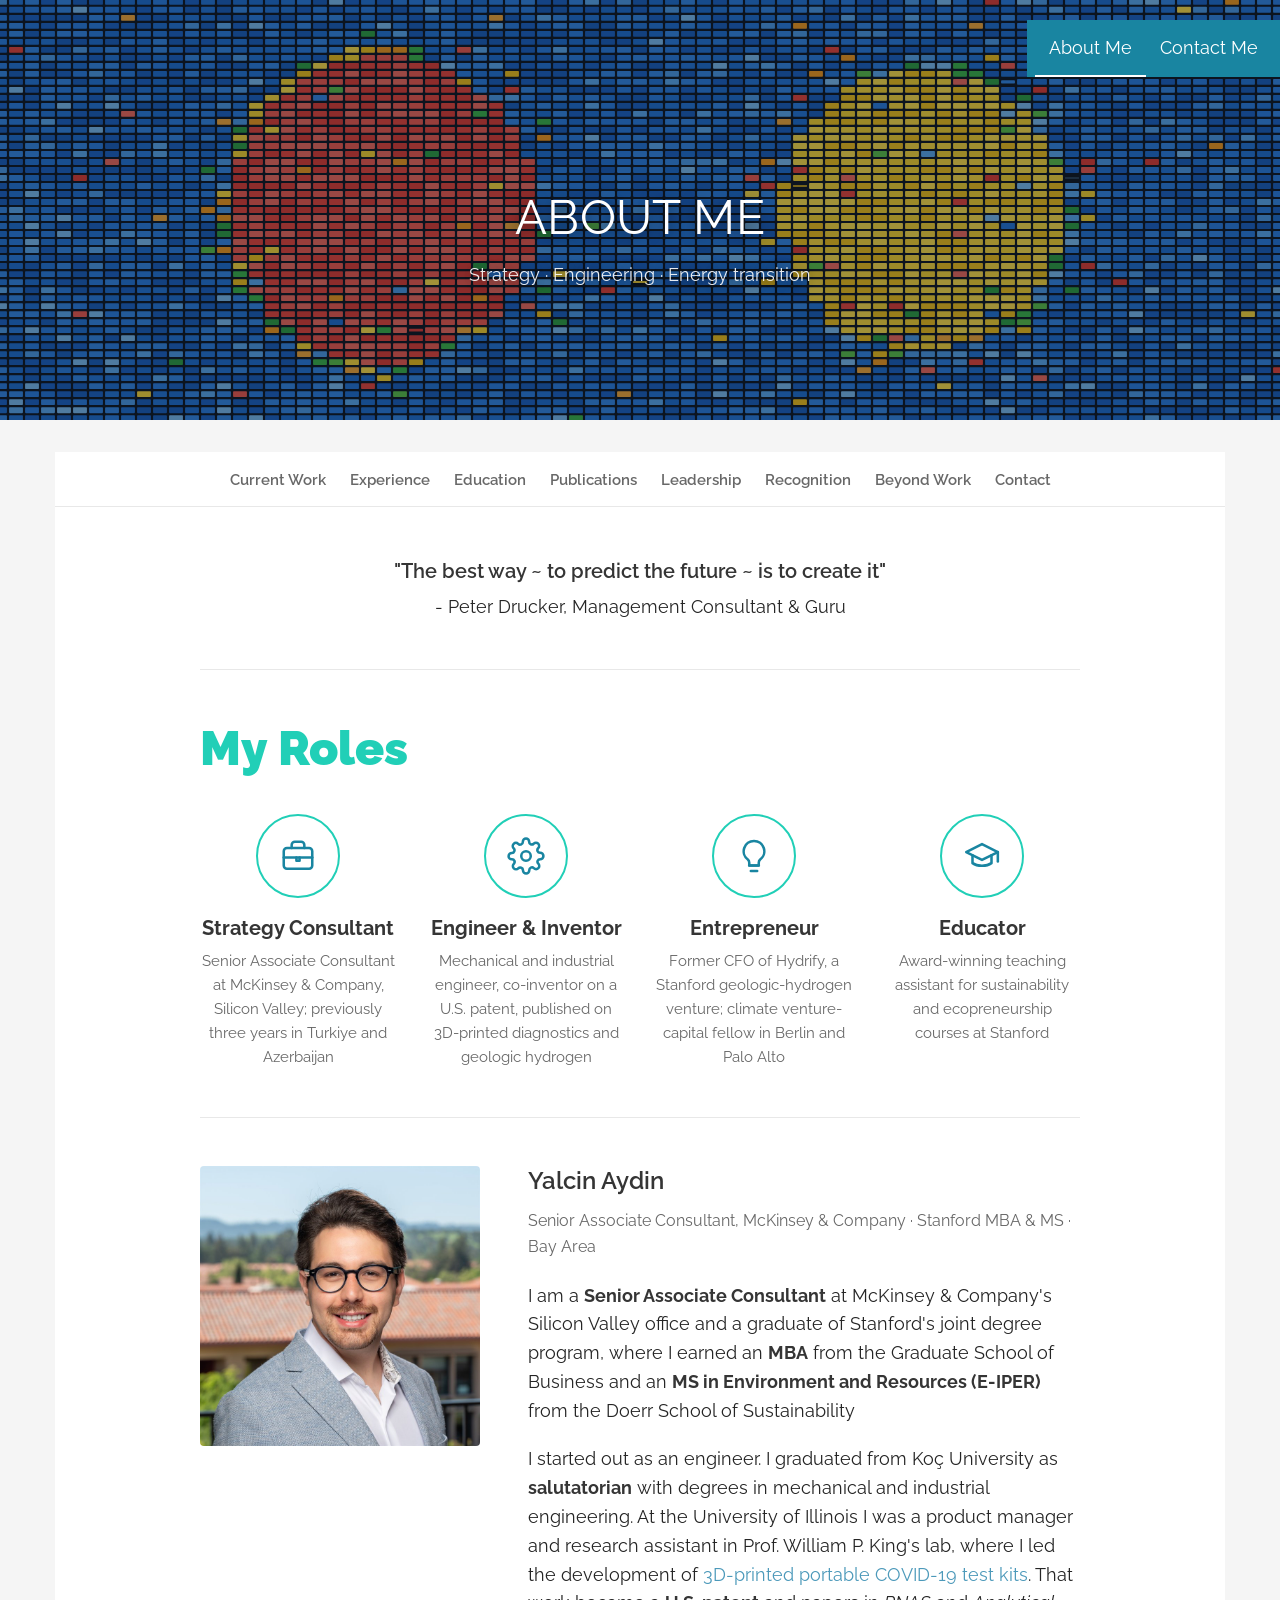
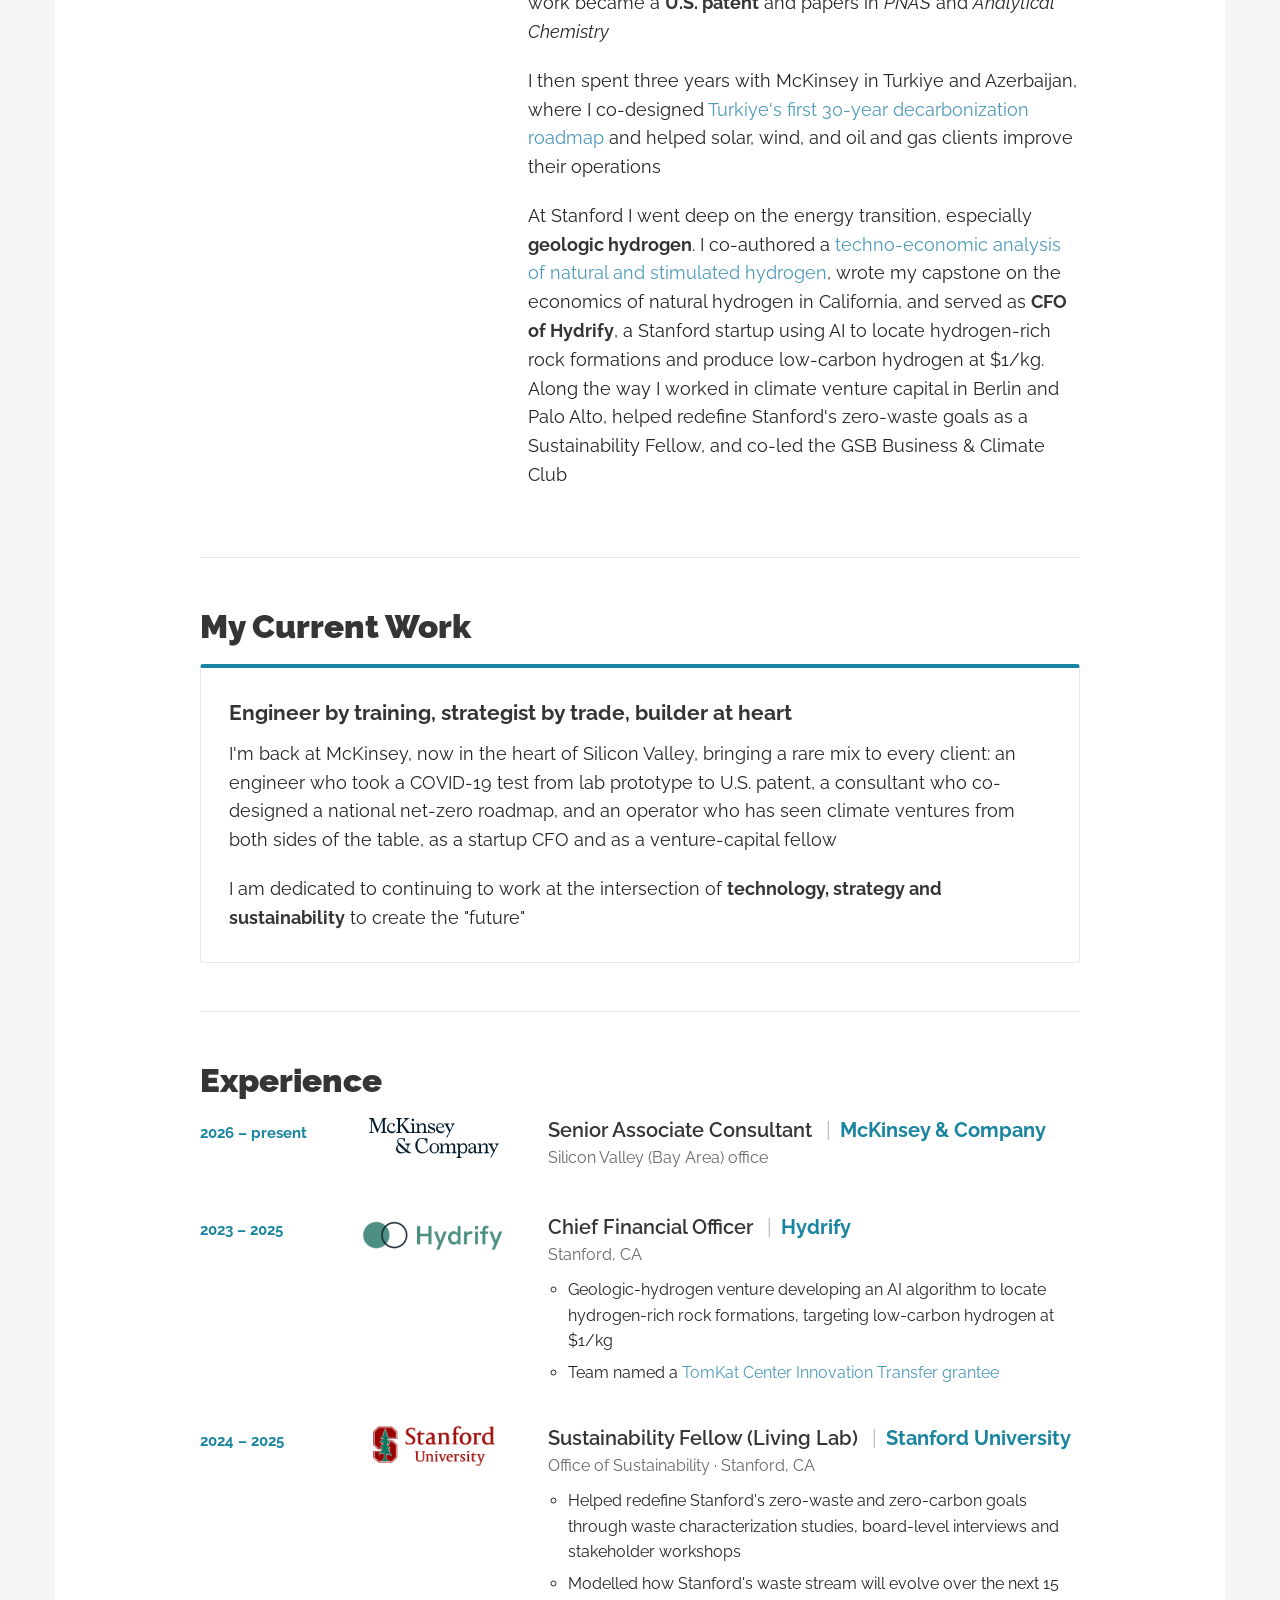
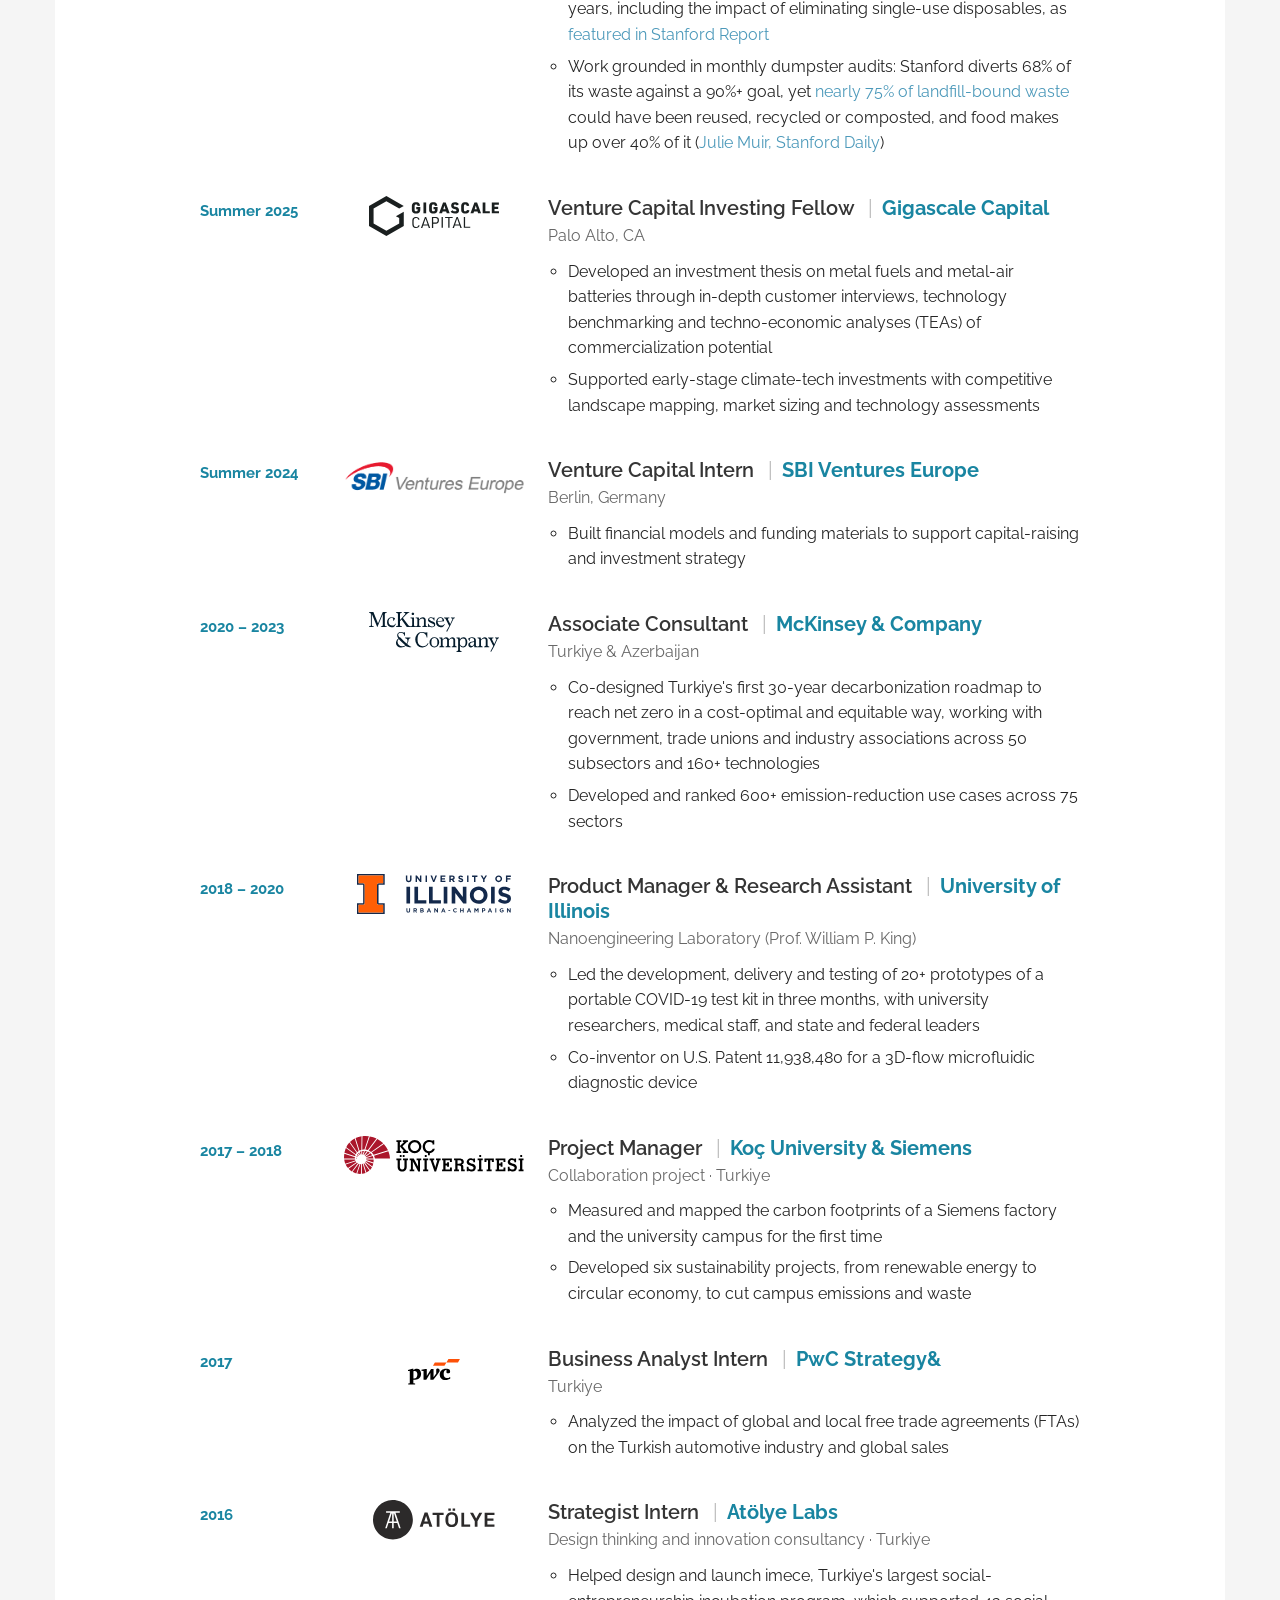
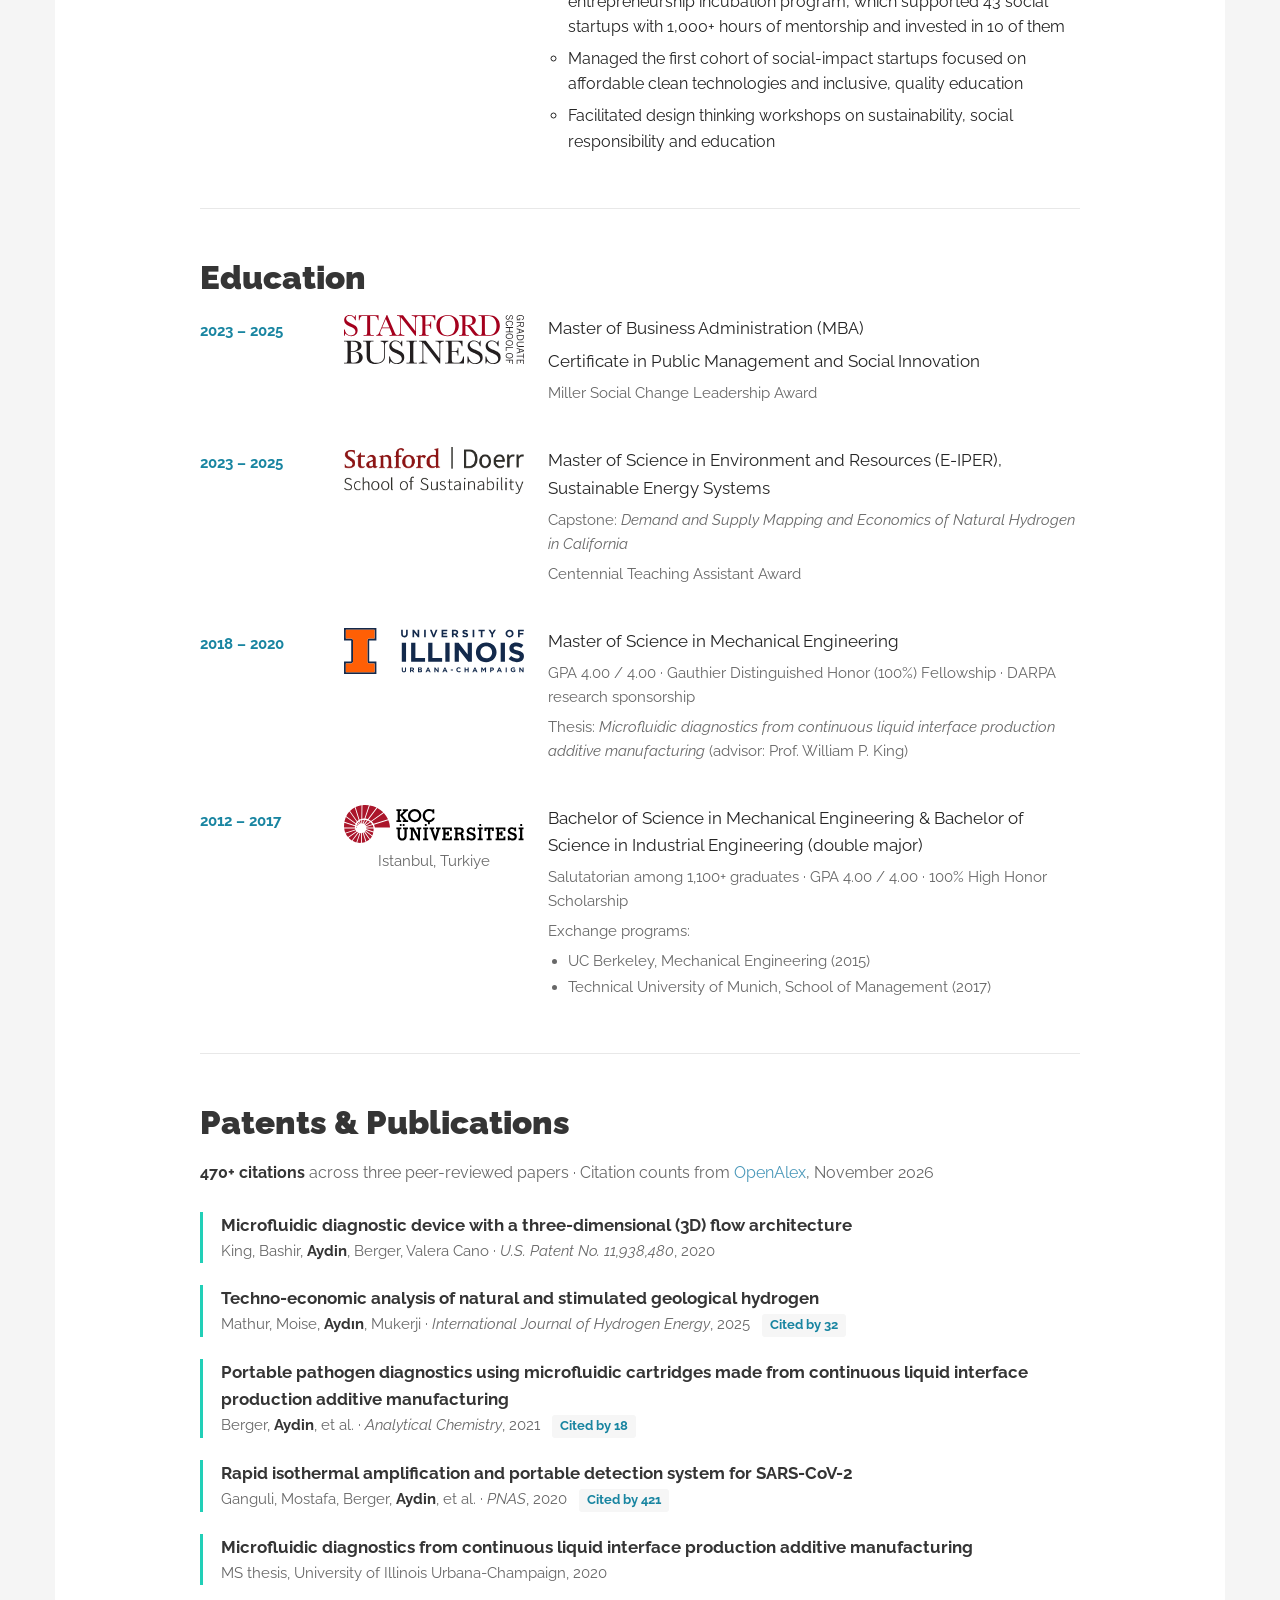
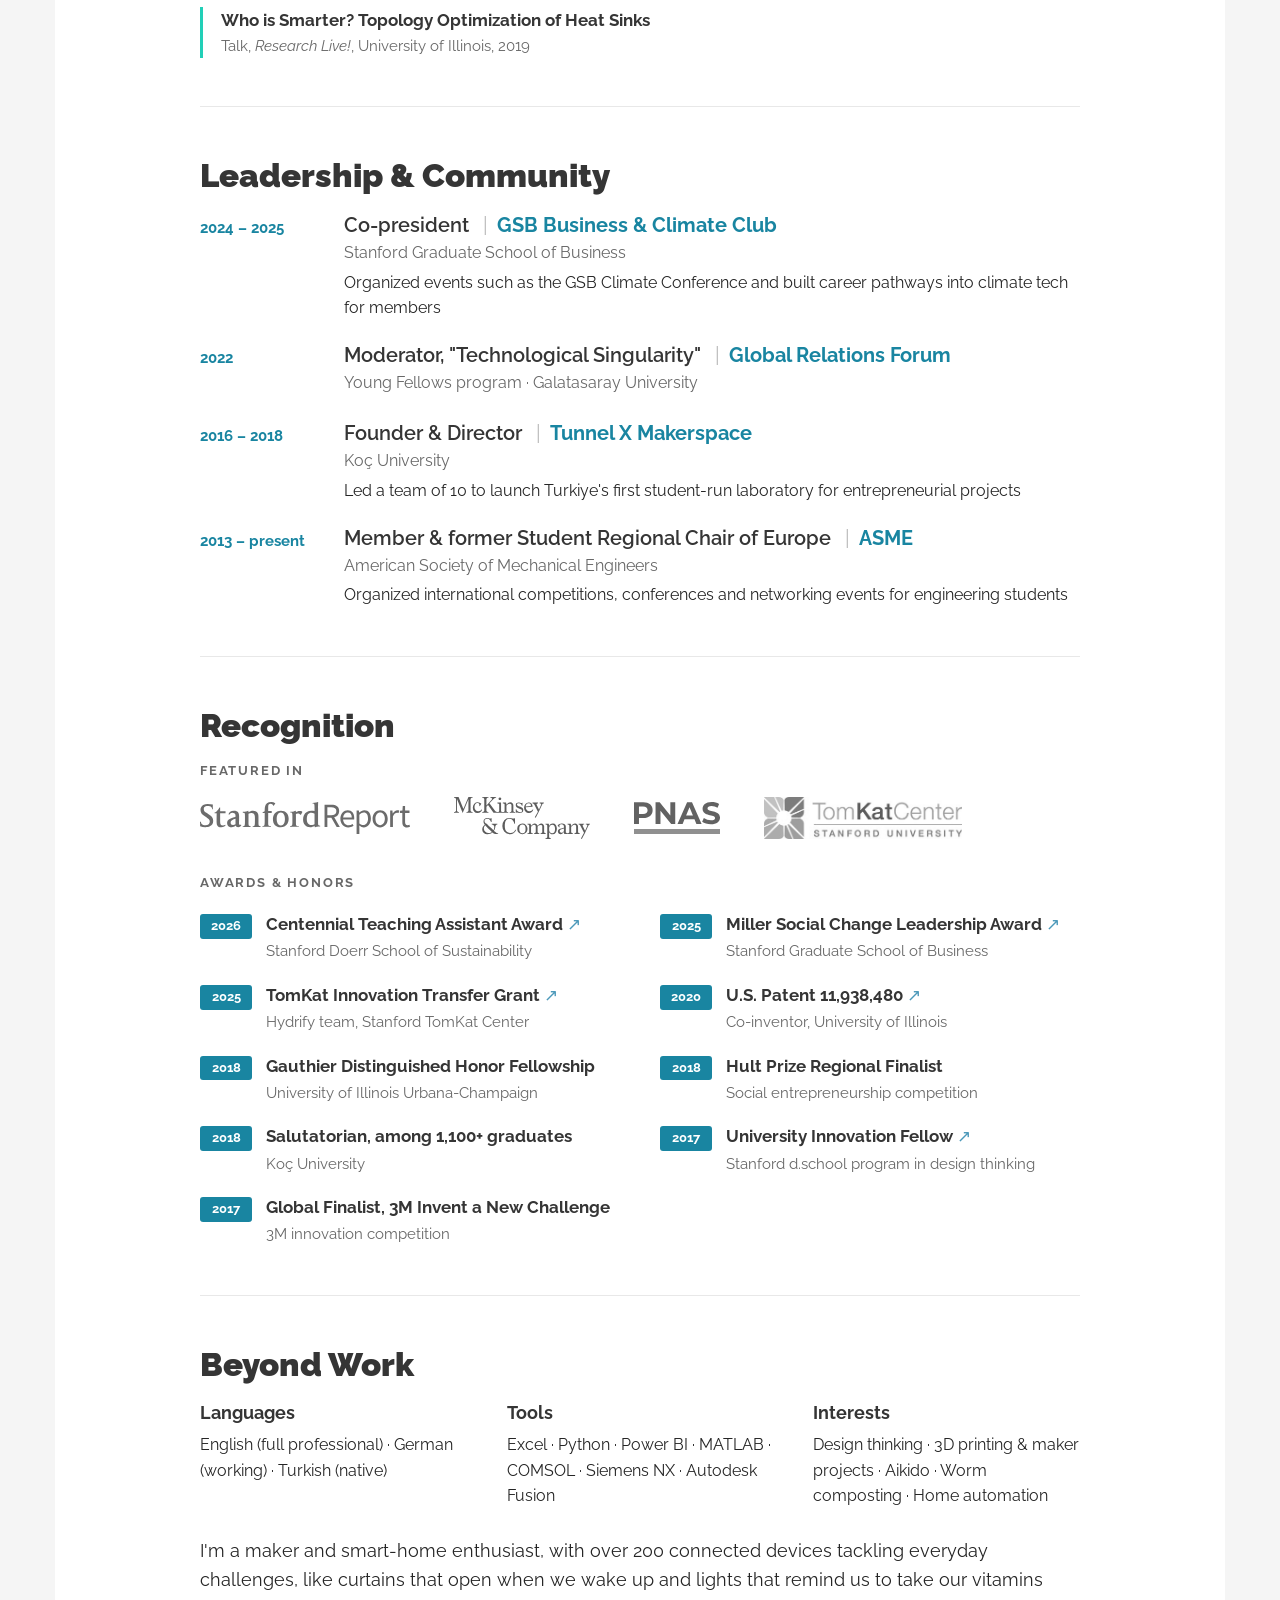
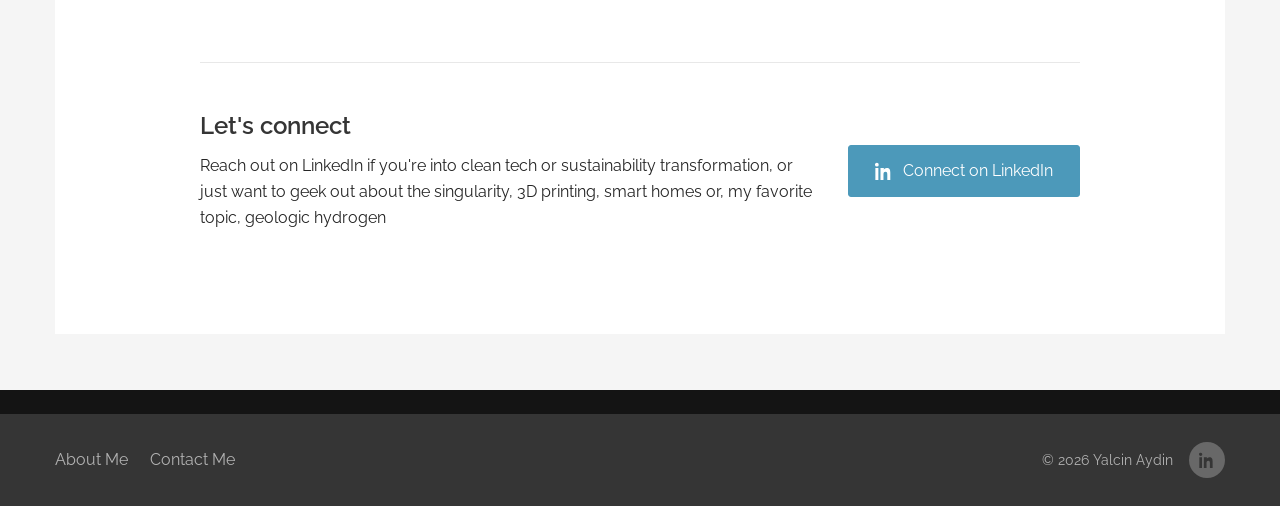
<file: index.html>
<!doctype html>
<html lang="en">
<head>
  <meta charset="utf-8">
  <meta name="viewport" content="width=device-width, initial-scale=1">
  <title>Yalcin Aydin | McKinsey &amp; Company · Stanford MBA &amp; MS</title>
  <meta name="description" content="Yalcin Aydin — Senior Associate Consultant at McKinsey & Company (Silicon Valley), Stanford MBA and MS in Environment and Resources, mechanical and industrial engineer, co-inventor and geologic-hydrogen researcher">
  <link rel="canonical" href="https://mehmetyalcinaydin.com/">
  <!-- Backup Search Console verification; the main one is the GoDaddy DNS TXT record -->
  <meta name="google-site-verification" content="Gk3oLV73dh7Cpm4NcXg0u4jLye_AaC7MDMECh-V8Uww">

  <meta property="og:type" content="profile">
  <meta property="og:url" content="https://mehmetyalcinaydin.com/">
  <meta property="og:title" content="Yalcin Aydin | McKinsey & Company · Stanford MBA & MS">
  <meta property="og:description" content="Engineer by training, strategist by trade, builder at heart: strategy, engineering and the energy transition">
  <meta property="og:image" content="https://mehmetyalcinaydin.com/images/headshot.jpg">
  <meta property="profile:first_name" content="Yalcin">
  <meta property="profile:last_name" content="Aydin">
  <meta name="twitter:card" content="summary">

  <script type="application/ld+json">
  {
    "@context": "https://schema.org",
    "@type": "Person",
    "name": "Yalcin Aydin",
    "alternateName": ["Yalçın Aydın", "Mehmet Yalçın Aydın", "Mehmet Yalcin Aydin", "Mehmet Y. Aydin"],
    "url": "https://mehmetyalcinaydin.com/",
    "image": "https://mehmetyalcinaydin.com/images/headshot.jpg",
    "jobTitle": "Senior Associate Consultant",
    "worksFor": { "@type": "Organization", "name": "McKinsey & Company", "url": "https://www.mckinsey.com/" },
    "alumniOf": [
      { "@type": "CollegeOrUniversity", "name": "Stanford Graduate School of Business" },
      { "@type": "CollegeOrUniversity", "name": "Stanford Doerr School of Sustainability" },
      { "@type": "CollegeOrUniversity", "name": "University of Illinois Urbana-Champaign" },
      { "@type": "CollegeOrUniversity", "name": "Koç University" }
    ],
    "knowsAbout": ["Geologic hydrogen", "Decarbonization strategy", "Energy transition", "Climate venture capital", "Microfluidic diagnostics", "Additive manufacturing"],
    "sameAs": [
      "https://www.linkedin.com/in/mehmetyalcinaydin",
      "https://github.com/MehmetYAydin2"
    ]
  }
  </script>

  <link rel="preconnect" href="https://fonts.googleapis.com">
  <link rel="preconnect" href="https://fonts.gstatic.com" crossorigin>
  <link rel="stylesheet" href="https://fonts.googleapis.com/css2?family=Raleway:wght@300;400;600;700;900&display=swap">
  <link rel="stylesheet" href="css/style.css">
</head>
<body>
  <a class="skip-link" href="#content">Skip to content</a>

  <!-- Header art: illustration of the Stanford GSB Wall of Change (images/wall-of-change.svg) -->
  <header class="site-header site-header--wall">
    <div class="site-header__bar">
      <nav class="main-nav" aria-label="Main">
        <ul>
          <li><a href="/" aria-current="page">About Me</a></li>
          <li><a href="#contact">Contact Me</a></li>
        </ul>
      </nav>
    </div>
    <div class="hero">
      <h1>About Me</h1>
      <p>Strategy · Engineering · Energy transition</p>
    </div>
  </header>

  <main id="content" class="site-main">
    <article class="page-card">
      <nav class="jump-nav" aria-label="On this page">
        <ul>
          <li><a href="#current-work">Current Work</a></li>
          <li><a href="#experience">Experience</a></li>
          <li><a href="#education">Education</a></li>
          <li><a href="#publications">Publications</a></li>
          <li><a href="#leadership">Leadership</a></li>
          <li><a href="#recognition">Recognition</a></li>
          <li><a href="#beyond-work">Beyond Work</a></li>
          <li><a href="#contact">Contact</a></li>
        </ul>
      </nav>

      <div class="container">

        <section class="section" aria-label="Quote">
          <blockquote class="quote">
            <p>"The best way ~ to predict the future ~ is to create it"</p>
            <footer>- Peter Drucker, Management Consultant &amp; Guru</footer>
          </blockquote>
        </section>

        <section class="section" aria-labelledby="roles-title">
          <h2 id="roles-title" class="section-title section-title--feature">My Roles</h2>
          <ul class="roles">
            <li class="role">
              <div class="role__icon" aria-hidden="true">
                <svg viewBox="0 0 24 24" fill="none" stroke="currentColor" stroke-width="1.6" stroke-linecap="round" stroke-linejoin="round"><rect x="3" y="7" width="18" height="13" rx="2"/><path d="M8 7V5a2 2 0 0 1 2-2h4a2 2 0 0 1 2 2v2"/><path d="M3 13h18"/><path d="M11 13v2h2v-2"/></svg>
              </div>
              <h3>Strategy Consultant</h3>
              <p>Senior Associate Consultant at McKinsey &amp; Company, Silicon Valley; previously three years in Turkiye and Azerbaijan</p>
            </li>
            <li class="role">
              <div class="role__icon" aria-hidden="true">
                <svg viewBox="0 0 24 24" fill="none" stroke="currentColor" stroke-width="1.6" stroke-linecap="round" stroke-linejoin="round"><circle cx="12" cy="12" r="3"/><path d="M19.4 15a1.65 1.65 0 0 0 .33 1.82l.06.06a2 2 0 1 1-2.83 2.83l-.06-.06a1.65 1.65 0 0 0-1.82-.33 1.65 1.65 0 0 0-1 1.51V21a2 2 0 1 1-4 0v-.09A1.65 1.65 0 0 0 9 19.4a1.65 1.65 0 0 0-1.82.33l-.06.06a2 2 0 1 1-2.83-2.83l.06-.06a1.65 1.65 0 0 0 .33-1.82 1.65 1.65 0 0 0-1.51-1H3a2 2 0 1 1 0-4h.09A1.65 1.65 0 0 0 4.6 9a1.65 1.65 0 0 0-.33-1.82l-.06-.06a2 2 0 1 1 2.83-2.83l.06.06a1.65 1.65 0 0 0 1.82.33H9a1.65 1.65 0 0 0 1-1.51V3a2 2 0 1 1 4 0v.09a1.65 1.65 0 0 0 1 1.51 1.65 1.65 0 0 0 1.82-.33l.06-.06a2 2 0 1 1 2.83 2.83l-.06.06a1.65 1.65 0 0 0-.33 1.82V9a1.65 1.65 0 0 0 1.51 1H21a2 2 0 1 1 0 4h-.09a1.65 1.65 0 0 0-1.51 1z"/></svg>
              </div>
              <h3>Engineer &amp; Inventor</h3>
              <p>Mechanical and industrial engineer, co-inventor on a U.S. patent, published on 3D-printed diagnostics and geologic hydrogen</p>
            </li>
            <li class="role">
              <div class="role__icon" aria-hidden="true">
                <svg viewBox="0 0 24 24" fill="none" stroke="currentColor" stroke-width="1.6" stroke-linecap="round" stroke-linejoin="round"><path d="M9 18h6"/><path d="M10 21.5h4"/><path d="M12 2.5a6.5 6.5 0 0 0-3.9 11.7c.6.5.9 1.2.9 2V18h6v-1.8c0-.8.3-1.5.9-2A6.5 6.5 0 0 0 12 2.5z"/></svg>
              </div>
              <h3>Entrepreneur</h3>
              <p>Former CFO of Hydrify, a Stanford geologic-hydrogen venture; climate venture-capital fellow in Berlin and Palo Alto</p>
            </li>
            <li class="role">
              <div class="role__icon" aria-hidden="true">
                <svg viewBox="0 0 24 24" fill="none" stroke="currentColor" stroke-width="1.6" stroke-linecap="round" stroke-linejoin="round"><path d="M22 9.5 12 4.5 2 9.5l10 5 10-5z"/><path d="M6 11.5v5c3 2.2 9 2.2 12 0v-5"/><path d="M22 9.5v6"/></svg>
              </div>
              <h3>Educator</h3>
              <p>Award-winning teaching assistant for sustainability and ecopreneurship courses at Stanford</p>
            </li>
          </ul>
        </section>

        <section class="section" aria-labelledby="bio-title">
          <div class="bio">
            <div class="bio__photo">
              <img class="headshot" src="images/headshot.jpg" width="800" height="800" alt="Portrait of Yalcin Aydin">
            </div>
            <div class="bio__text">
              <h2 id="bio-title" class="bio__name">Yalcin Aydin</h2>
              <p class="bio__tagline">Senior Associate Consultant, McKinsey &amp; Company · Stanford MBA &amp; MS · Bay Area</p>

              <p>I am a <strong>Senior Associate Consultant</strong> at McKinsey &amp; Company's Silicon Valley office and a graduate of Stanford's joint degree program, where I earned an <strong>MBA</strong> from the Graduate School of Business and an <strong>MS in Environment and Resources (E-IPER)</strong> from the Doerr School of Sustainability</p>

              <p>I started out as an engineer. I graduated from Koç University as <strong>salutatorian</strong> with degrees in mechanical and industrial engineering. At the University of Illinois I was a product manager and research assistant in Prof. William P. King's lab, where I led the development of <a href="https://mechse.illinois.edu/news/portable-point-care-covid-19-test-could-bypass-lab">3D-printed portable COVID-19 test kits</a>. That work became a <strong>U.S. patent</strong> and papers in <em>PNAS</em> and <em>Analytical Chemistry</em></p>

              <p>I then spent three years with McKinsey in Turkiye and Azerbaijan, where I co-designed <a href="https://www.mckinsey.com/capabilities/sustainability/our-insights/turkiyes-sustainability-transformation-the-net-zero-opportunity">Turkiye's first 30-year decarbonization roadmap</a> and helped solar, wind, and oil and gas clients improve their operations</p>

              <p>At Stanford I went deep on the energy transition, especially <strong>geologic hydrogen</strong>. I co-authored a <a href="https://doi.org/10.1016/j.ijhydene.2025.150872">techno-economic analysis of natural and stimulated hydrogen</a>, wrote my capstone on the economics of natural hydrogen in California, and served as <strong>CFO of Hydrify</strong>, a Stanford startup using AI to locate hydrogen-rich rock formations and produce low-carbon hydrogen at $1/kg. Along the way I worked in climate venture capital in Berlin and Palo Alto, helped redefine Stanford's zero-waste goals as a Sustainability Fellow, and co-led the GSB Business &amp; Climate Club</p>
            </div>
          </div>
        </section>

        <section class="section" id="current-work" aria-labelledby="work-title">
          <h2 id="work-title" class="section-title">My Current Work</h2>
          <div class="work-list">
            <div class="work">
              <p class="work__hook">Engineer by training, strategist by trade, builder at heart</p>
              <p>I'm back at McKinsey, now in the heart of Silicon Valley, bringing a rare mix to every client: an engineer who took a COVID-19 test from lab prototype to U.S. patent, a consultant who co-designed a national net-zero roadmap, and an operator who has seen climate ventures from both sides of the table, as a startup CFO and as a venture-capital fellow</p>
              <p>I am dedicated to continuing to work at the intersection of <strong>technology, strategy and sustainability</strong> to create the "future"</p>
            </div>
          </div>
        </section>

        <section class="section" id="experience" aria-labelledby="exp-title">
          <h2 id="exp-title" class="section-title">Experience</h2>
          <ol class="timeline">
            <li>
              <div class="timeline__date">2026 – present</div>
              <div class="exp">
                <img class="exp__logo" src="images/logos/mckinsey.svg" alt="">
                <h3>Senior Associate Consultant <span class="company">McKinsey &amp; Company</span></h3>
                <span class="timeline__org">Silicon Valley (Bay Area) office</span>
              </div>
            </li>
            <li>
              <div class="timeline__date">2023 – 2025</div>
              <div class="exp">
                <img class="exp__logo" src="images/logos/hydrify.png" alt="">
                <h3>Chief Financial Officer <span class="company">Hydrify</span></h3>
                <span class="timeline__org">Stanford, CA</span>
                <ul>
                  <li>Geologic-hydrogen venture developing an AI algorithm to locate hydrogen-rich rock formations, targeting low-carbon hydrogen at $1/kg</li>
                  <li>Team named a <a href="https://tomkat.stanford.edu/innovation-transfer/hydrify">TomKat Center Innovation Transfer grantee</a></li>
                </ul>
              </div>
            </li>
            <li>
              <div class="timeline__date">2024 – 2025</div>
              <div class="exp">
                <img class="exp__logo" src="images/logos/stanford-university.png" alt="">
                <h3>Sustainability Fellow (Living Lab) <span class="company">Stanford University</span></h3>
                <span class="timeline__org">Office of Sustainability · Stanford, CA</span>
                <ul>
                  <li>Helped redefine Stanford's zero-waste and zero-carbon goals through waste characterization studies, board-level interviews and stakeholder workshops</li>
                  <li>Modelled how Stanford's waste stream will evolve over the next 15 years, including the impact of eliminating single-use disposables, as <a href="https://news.stanford.edu/stories/2025/05/dumpster-diving-campus-waste-management">featured in Stanford Report</a></li>
                  <li>Work grounded in monthly dumpster audits: Stanford diverts 68% of its waste against a 90%+ goal, yet <a href="https://sustainable.stanford.edu/2026/03/05/digging-deep-into-dumpster-data/">nearly 75% of landfill-bound waste</a> could have been reused, recycled or composted, and food makes up over 40% of it (<a href="https://stanforddaily.com/2026/06/07/what-makes-a-sustainable-student/">Julie Muir, Stanford Daily</a>)</li>
                </ul>
              </div>
            </li>
            <li>
              <div class="timeline__date">Summer 2025</div>
              <div class="exp">
                <img class="exp__logo" src="images/logos/gigascale.svg" alt="">
                <h3>Venture Capital Investing Fellow <span class="company">Gigascale Capital</span></h3>
                <span class="timeline__org">Palo Alto, CA</span>
                <ul>
                  <li>Developed an investment thesis on metal fuels and metal-air batteries through in-depth customer interviews, technology benchmarking and techno-economic analyses (TEAs) of commercialization potential</li>
                  <li>Supported early-stage climate-tech investments with competitive landscape mapping, market sizing and technology assessments</li>
                </ul>
              </div>
            </li>
            <li>
              <div class="timeline__date">Summer 2024</div>
              <div class="exp">
                <img class="exp__logo" src="images/logos/sbi-ventures.png" alt="">
                <h3>Venture Capital Intern <span class="company">SBI Ventures Europe</span></h3>
                <span class="timeline__org">Berlin, Germany</span>
                <ul>
                  <li>Built financial models and funding materials to support capital-raising and investment strategy</li>
                </ul>
              </div>
            </li>
            <li>
              <div class="timeline__date">2020 – 2023</div>
              <div class="exp">
                <img class="exp__logo" src="images/logos/mckinsey.svg" alt="">
                <h3>Associate Consultant <span class="company">McKinsey &amp; Company</span></h3>
                <span class="timeline__org">Turkiye &amp; Azerbaijan</span>
                <ul>
                  <li>Co-designed Turkiye's first 30-year decarbonization roadmap to reach net zero in a cost-optimal and equitable way, working with government, trade unions and industry associations across 50 subsectors and 160+ technologies</li>
                  <li>Developed and ranked 600+ emission-reduction use cases across 75 sectors</li>
                </ul>
              </div>
            </li>
            <li>
              <div class="timeline__date">2018 – 2020</div>
              <div class="exp">
                <img class="exp__logo" src="images/logos/illinois-formal.svg" alt="">
                <h3>Product Manager &amp; Research Assistant <span class="company">University of Illinois</span></h3>
                <span class="timeline__org">Nanoengineering Laboratory (Prof. William P. King)</span>
                <ul>
                  <li>Led the development, delivery and testing of 20+ prototypes of a portable COVID-19 test kit in three months, with university researchers, medical staff, and state and federal leaders</li>
                  <li>Co-inventor on U.S. Patent 11,938,480 for a 3D-flow microfluidic diagnostic device</li>
                </ul>
              </div>
            </li>
            <li>
              <div class="timeline__date">2017 – 2018</div>
              <div class="exp">
                <img class="exp__logo" src="images/logos/koc.svg" alt="">
                <h3>Project Manager <span class="company">Koç University &amp; Siemens</span></h3>
                <span class="timeline__org">Collaboration project · Turkiye</span>
                <ul>
                  <li>Measured and mapped the carbon footprints of a Siemens factory and the university campus for the first time</li>
                  <li>Developed six sustainability projects, from renewable energy to circular economy, to cut campus emissions and waste</li>
                </ul>
              </div>
            </li>
            <li>
              <div class="timeline__date">2017</div>
              <div class="exp">
                <img class="exp__logo" src="images/logos/pwc.svg" alt="">
                <h3>Business Analyst Intern <span class="company">PwC Strategy&amp;</span></h3>
                <span class="timeline__org">Turkiye</span>
                <ul>
                  <li>Analyzed the impact of global and local free trade agreements (FTAs) on the Turkish automotive industry and global sales</li>
                </ul>
              </div>
            </li>
            <li>
              <div class="timeline__date">2016</div>
              <div class="exp">
                <img class="exp__logo" src="images/logos/atolye.svg" alt="">
                <h3>Strategist Intern <span class="company">Atölye Labs</span></h3>
                <span class="timeline__org">Design thinking and innovation consultancy · Turkiye</span>
                <ul>
                  <li>Helped design and launch imece, Turkiye's largest social-entrepreneurship incubation program, which supported 43 social startups with 1,000+ hours of mentorship and invested in 10 of them</li>
                  <li>Managed the first cohort of social-impact startups focused on affordable clean technologies and inclusive, quality education</li>
                  <li>Facilitated design thinking workshops on sustainability, social responsibility and education</li>
                </ul>
              </div>
            </li>
          </ol>
        </section>

        <section class="section" id="education" aria-labelledby="edu-title">
          <h2 id="edu-title" class="section-title">Education</h2>
          <div class="edu-list">
            <div class="edu">
              <div class="edu__years">2023 – 2025</div>
              <div class="edu__school">
                <h3><img class="edu__logo" src="images/logos/stanford-gsb.svg" alt="Stanford Graduate School of Business"></h3>
              </div>
              <div class="edu__detail">
                <p>Master of Business Administration (MBA)</p>
                <p>Certificate in Public Management and Social Innovation</p>
                <p class="note">Miller Social Change Leadership Award</p>
              </div>
            </div>
            <div class="edu">
              <div class="edu__years">2023 – 2025</div>
              <div class="edu__school">
                <h3><img class="edu__logo" src="images/logos/stanford-doerr.png" alt="Stanford Doerr School of Sustainability"></h3>
              </div>
              <div class="edu__detail">
                <p>Master of Science in Environment and Resources (E-IPER), Sustainable Energy Systems</p>
                <p class="note">Capstone: <em>Demand and Supply Mapping and Economics of Natural Hydrogen in California</em></p>
                <p class="note">Centennial Teaching Assistant Award</p>
              </div>
            </div>
            <div class="edu">
              <div class="edu__years">2018 – 2020</div>
              <div class="edu__school">
                <h3><img class="edu__logo" src="images/logos/illinois-formal.svg" alt="University of Illinois Urbana-Champaign"></h3>
              </div>
              <div class="edu__detail">
                <p>Master of Science in Mechanical Engineering</p>
                <p class="note">GPA 4.00 / 4.00 · Gauthier Distinguished Honor (100%) Fellowship · DARPA research sponsorship</p>
                <p class="note">Thesis: <em>Microfluidic diagnostics from continuous liquid interface production additive manufacturing</em> (advisor: Prof. William P. King)</p>
              </div>
            </div>
            <div class="edu">
              <div class="edu__years">2012 – 2017</div>
              <div class="edu__school">
                <h3><img class="edu__logo" src="images/logos/koc.svg" alt="Koç University"></h3>
                <span>Istanbul, Turkiye</span>
              </div>
              <div class="edu__detail">
                <p>Bachelor of Science in Mechanical Engineering &amp; Bachelor of Science in Industrial Engineering (double major)</p>
                <p class="note">Salutatorian among 1,100+ graduates · GPA 4.00 / 4.00 · 100% High Honor Scholarship</p>
                <p class="note">Exchange programs:</p>
                <ul class="sub-list">
                  <li>UC Berkeley, Mechanical Engineering (2015)</li>
                  <li>Technical University of Munich, School of Management (2017)</li>
                </ul>
              </div>
            </div>
          </div>
        </section>

        <section class="section" id="publications" aria-labelledby="research-title">
          <h2 id="research-title" class="section-title">Patents &amp; Publications</h2>
          <p class="pubs-summary"><strong>470+ citations</strong> across three peer-reviewed papers · Citation counts from <a href="https://openalex.org/">OpenAlex</a>, November 2026</p>
          <ul class="pubs">
            <li>
              <a class="pub-title" href="https://experts.illinois.edu/en/publications/microfluidic-diagnostic-device-with-a-three-dimensional-3d-flow-a/">Microfluidic diagnostic device with a three-dimensional (3D) flow architecture</a>
              <span class="pub-meta">King, Bashir, <strong>Aydin</strong>, Berger, Valera Cano · <em>U.S. Patent No. 11,938,480</em>, 2020</span>
            </li>
            <li>
              <a class="pub-title" href="https://doi.org/10.1016/j.ijhydene.2025.150872">Techno-economic analysis of natural and stimulated geological hydrogen</a>
              <span class="pub-meta">Mathur, Moise, <strong>Aydın</strong>, Mukerji · <em>International Journal of Hydrogen Energy</em>, 2025 <span class="cite">Cited by 32</span></span>
            </li>
            <li>
              <a class="pub-title" href="https://doi.org/10.1021/acs.analchem.1c00654">Portable pathogen diagnostics using microfluidic cartridges made from continuous liquid interface production additive manufacturing</a>
              <span class="pub-meta">Berger, <strong>Aydin</strong>, et al. · <em>Analytical Chemistry</em>, 2021 <span class="cite">Cited by 18</span></span>
            </li>
            <li>
              <a class="pub-title" href="https://doi.org/10.1073/pnas.2014739117">Rapid isothermal amplification and portable detection system for SARS-CoV-2</a>
              <span class="pub-meta">Ganguli, Mostafa, Berger, <strong>Aydin</strong>, et al. · <em>PNAS</em>, 2020 <span class="cite">Cited by 421</span></span>
            </li>
            <li>
              <a class="pub-title" href="https://hdl.handle.net/2142/108723">Microfluidic diagnostics from continuous liquid interface production additive manufacturing</a>
              <span class="pub-meta">MS thesis, University of Illinois Urbana-Champaign, 2020</span>
            </li>
            <li>
              <a class="pub-title" href="https://mediaspace.illinois.edu/media/t/1_5eadgqk0">Who is Smarter? Topology Optimization of Heat Sinks</a>
              <span class="pub-meta">Talk, <em>Research Live!</em>, University of Illinois, 2019</span>
            </li>
          </ul>
        </section>

        <section class="section" id="leadership" aria-labelledby="lead-title">
          <h2 id="lead-title" class="section-title">Leadership &amp; Community</h2>
          <ol class="timeline timeline--compact">
            <li>
              <div class="timeline__date">2024 – 2025</div>
              <div>
                <h3>Co-president <span class="company">GSB Business &amp; Climate Club</span></h3>
                <span class="timeline__org">Stanford Graduate School of Business</span>
                <p>Organized events such as the GSB Climate Conference and built career pathways into climate tech for members</p>
              </div>
            </li>
            <li>
              <div class="timeline__date">2022</div>
              <div>
                <h3>Moderator, "Technological Singularity" <span class="company">Global Relations Forum</span></h3>
                <span class="timeline__org">Young Fellows program · Galatasaray University</span>
              </div>
            </li>
            <li>
              <div class="timeline__date">2016 – 2018</div>
              <div>
                <h3>Founder &amp; Director <span class="company">Tunnel X Makerspace</span></h3>
                <span class="timeline__org">Koç University</span>
                <p>Led a team of 10 to launch Turkiye's first student-run laboratory for entrepreneurial projects</p>
              </div>
            </li>
            <li>
              <div class="timeline__date">2013 – present</div>
              <div>
                <h3>Member &amp; former Student Regional Chair of Europe <span class="company">ASME</span></h3>
                <span class="timeline__org">American Society of Mechanical Engineers</span>
                <p>Organized international competitions, conferences and networking events for engineering students</p>
              </div>
            </li>
          </ol>
        </section>

        <section class="section" id="recognition" aria-labelledby="awards-title">
          <h2 id="awards-title" class="section-title">Recognition</h2>
          <h3 class="featured__title">Featured in</h3>
          <ul class="featured">
            <li><a href="https://news.stanford.edu/stories/2025/05/dumpster-diving-campus-waste-management" class="featured__item"><img src="images/logos/stanford-report.svg" alt="Stanford Report"></a></li>
            <li><a href="https://www.mckinsey.com/capabilities/sustainability/our-insights/turkiyes-sustainability-transformation-the-net-zero-opportunity" class="featured__item"><img class="featured__img--tall" src="images/logos/mckinsey.svg" alt="McKinsey &amp; Company"></a></li>
            <li><a href="https://doi.org/10.1073/pnas.2014739117" class="featured__item"><img src="images/logos/pnas.svg" alt="PNAS"></a></li>
            <li><a href="https://tomkat.stanford.edu/innovation-transfer/hydrify" class="featured__item"><img class="featured__img--tall" src="images/logos/tomkat.jpg" alt="Stanford TomKat Center"></a></li>
          </ul>
          <h3 class="featured__title featured__title--awards">Awards &amp; honors</h3>
          <ul class="awards">
            <li>
              <span class="year">2026</span>
              <div><strong><a href="https://sustainability.stanford.edu/news/dean-tells-graduates-greatest-danger-standing-still">Centennial Teaching Assistant Award</a></strong><span class="org">Stanford Doerr School of Sustainability</span></div>
            </li>
            <li>
              <span class="year">2025</span>
              <div><strong><a href="https://www.gsb.stanford.edu/newsroom/school-news/center-social-innovation-honors-students-planning-impact-careers">Miller Social Change Leadership Award</a></strong><span class="org">Stanford Graduate School of Business</span></div>
            </li>
            <li>
              <span class="year">2025</span>
              <div><strong><a href="https://tomkat.stanford.edu/news/stanford-teams-move-emerging-sustainability-technologies-and-business-models-forward-tomkat">TomKat Innovation Transfer Grant</a></strong><span class="org">Hydrify team, Stanford TomKat Center</span></div>
            </li>
            <li>
              <span class="year">2020</span>
              <div><strong><a href="https://patents.google.com/patent/US11938480B2/en">U.S. Patent 11,938,480</a></strong><span class="org">Co-inventor, University of Illinois</span></div>
            </li>
            <li>
              <span class="year">2018</span>
              <div><strong>Gauthier Distinguished Honor Fellowship</strong><span class="org">University of Illinois Urbana-Champaign</span></div>
            </li>
            <li>
              <span class="year">2018</span>
              <div><strong>Hult Prize Regional Finalist</strong><span class="org">Social entrepreneurship competition</span></div>
            </li>
            <li>
              <span class="year">2018</span>
              <div><strong>Salutatorian, among 1,100+ graduates</strong><span class="org">Koç University</span></div>
            </li>
            <li>
              <span class="year">2017</span>
              <div><strong><a href="https://medium.com/imeceplatformu/imece-ile-university-innovation-fellows-yolculu%C4%9Fu-3-905f6c4bc42">University Innovation Fellow</a></strong><span class="org">Stanford d.school program in design thinking</span></div>
            </li>
            <li>
              <span class="year">2017</span>
              <div><strong>Global Finalist, 3M Invent a New Challenge</strong><span class="org">3M innovation competition</span></div>
            </li>
          </ul>
        </section>

        <section class="section" id="beyond-work" aria-labelledby="beyond-title">
          <h2 id="beyond-title" class="section-title">Beyond Work</h2>
          <div class="skills">
            <div>
              <h3>Languages</h3>
              <p>English (full professional) · German (working) · Turkish (native)</p>
            </div>
            <div>
              <h3>Tools</h3>
              <p>Excel · Python · Power BI · MATLAB · COMSOL · Siemens NX · Autodesk Fusion</p>
            </div>
            <div>
              <h3>Interests</h3>
              <p>Design thinking · 3D printing &amp; maker projects · Aikido · Worm composting · Home automation</p>
            </div>
          </div>
          <p>I'm a maker and smart-home enthusiast, with over 200 connected devices tackling everyday challenges, like curtains that open when we wake up and lights that remind us to take our vitamins</p>
        </section>

        <section class="section" id="contact" aria-labelledby="contact-title">
          <div class="cta">
            <div>
              <h3 id="contact-title">Let's connect</h3>
              <p>Reach out on LinkedIn if you're into clean tech or sustainability transformation, or just want to geek out about the singularity, 3D printing, smart homes or, my favorite topic, geologic hydrogen</p>
            </div>
            <a class="button" href="https://www.linkedin.com/in/mehmetyalcinaydin">
              <svg viewBox="0 0 24 24" fill="currentColor" aria-hidden="true"><path d="M4.98 3.5a2.5 2.5 0 1 1-5 0 2.5 2.5 0 0 1 5 0zM.5 8h4v16h-4V8zm7.5 0h3.8v2.2h.05c.53-1 1.83-2.2 3.77-2.2 4.03 0 4.78 2.65 4.78 6.1V24h-4v-7.1c0-1.7-.03-3.9-2.37-3.9-2.37 0-2.73 1.85-2.73 3.77V24h-4V8z"/></svg>
              Connect on LinkedIn
            </a>
          </div>
        </section>

      </div>
    </article>
  </main>

  <footer>
    <div class="site-footer"></div>
    <div class="site-info">
      <div class="site-info__inner">
        <nav class="footer-menu" aria-label="Footer">
          <ul>
            <li><a href="/">About Me</a></li>
            <li><a href="#contact">Contact Me</a></li>
          </ul>
        </nav>
        <div class="site-info__right">
          <span>© 2026 Yalcin Aydin</span>
          <a class="social-chip" href="https://www.linkedin.com/in/mehmetyalcinaydin" aria-label="LinkedIn">
            <svg viewBox="0 0 24 24" fill="currentColor" aria-hidden="true"><path d="M4.98 3.5a2.5 2.5 0 1 1-5 0 2.5 2.5 0 0 1 5 0zM.5 8h4v16h-4V8zm7.5 0h3.8v2.2h.05c.53-1 1.83-2.2 3.77-2.2 4.03 0 4.78 2.65 4.78 6.1V24h-4v-7.1c0-1.7-.03-3.9-2.37-3.9-2.37 0-2.73 1.85-2.73 3.77V24h-4V8z"/></svg>
          </a>
        </div>
      </div>
    </div>
  </footer>
</body>
</html>
</file>
<file: css/style.css>
/* ==========================================================================
   mehmetyalcinaydin.com — site styles
   Colours and type carried over from the original WordPress site
   (Lyrical theme + customizer settings, 2019–2020).
   ========================================================================== */

:root {
  /* Header */
  --header-brown: #9e5524;
  --header-overlay: rgba(158, 85, 36, 0.41);
  --nav-teal: #1985a1;
  --nav-teal-hover: rgba(25, 133, 161, 0.8);

  /* Accents */
  --accent-teal: #21cfb7;
  --link: #4c99ba;
  --link-hover: rgba(76, 153, 186, 0.8);

  /* Text */
  --heading: #353535;
  --text: #252525;
  --muted: #686868;

  /* Surfaces */
  --page-bg: #f5f5f5;
  --card-bg: #ffffff;
  --rule: rgba(37, 37, 37, 0.1);
  --tint: rgba(37, 37, 37, 0.04);

  /* Footer */
  --footer-bg: #141414;
  --footer-info-bg: #353535;
  --footer-text: #b2b2b2;
  --footer-chip: #686868;

  --font: "Raleway", "Open Sans", "Helvetica Neue", Helvetica, Arial, sans-serif;
  --content-width: 880px;
  --card-width: 1170px;

  /* Shared grid for Experience and Education: date | logo | text */
  --col-date: 120px;
  --col-logo: 180px;
  --col-gap: 24px;
}

*,
*::before,
*::after { box-sizing: border-box; }

html { -webkit-text-size-adjust: 100%; scroll-behavior: smooth; }

body {
  margin: 0;
  background: var(--page-bg);
  color: var(--text);
  font-family: var(--font);
  font-size: 16px;
  line-height: 1.6;
}

img { max-width: 100%; height: auto; display: block; }

a { color: var(--link); text-decoration: none; }
a:hover,
a:focus { color: var(--link-hover); text-decoration: underline; }

h1, h2, h3, h4 {
  color: var(--heading);
  font-family: var(--font);
  line-height: 1.25;
  margin: 0 0 0.5em;
}

p { margin: 0 0 1.1em; font-size: 18px; }

strong { font-weight: 700; color: var(--heading); }

.skip-link {
  position: absolute;
  left: -9999px;
  top: 0;
  background: var(--card-bg);
  padding: 8px 14px;
  z-index: 10;
}
.skip-link:focus { left: 16px; top: 16px; }

/* --------------------------------------------------------------------------
   Header + hero
   -------------------------------------------------------------------------- */

.site-header {
  position: relative;
  background-color: var(--header-brown);
  background-position: center;
  background-size: cover;
  /* Same trick the old theme used: a full-size inset shadow tints the photo. */
  box-shadow: inset 0 0 0 9999em var(--header-overlay);
  color: #fff;
}

/* The brown tint mutes the wall's colours, so it gets a neutral dark tint instead. */
.site-header--wall {
  background-image: url("../images/wall-of-change.svg");
  box-shadow: inset 0 0 0 9999em rgba(10, 16, 28, 0.38);
}
.site-header--wall .hero h1,
.site-header--wall .hero p { text-shadow: 0 2px 14px rgba(0, 0, 0, 0.55); }

@media (prefers-reduced-motion: reduce) {
  .site-header--wall { background-image: url("../images/wall-of-change-static.svg"); }
}

/* Remove .is-placeholder from the header once a real photo is set. */
.site-header.is-placeholder::after {
  content: "Header photo placeholder";
  position: absolute;
  right: 16px;
  bottom: 14px;
  padding: 4px 10px;
  border: 1px dashed rgba(255, 255, 255, 0.6);
  border-radius: 3px;
  font-size: 12px;
  letter-spacing: 0.04em;
  color: rgba(255, 255, 255, 0.85);
}

.site-header__bar {
  display: flex;
  align-items: center;
  justify-content: flex-end;
  gap: 24px;
  padding: 20px 0 0 24px;
}

.site-brand {
  color: #fff;
  font-size: 20px;
  font-weight: 700;
  letter-spacing: -0.01em;
}
.site-brand:hover,
.site-brand:focus { color: rgba(255, 255, 255, 0.8); text-decoration: none; }

.main-nav { background: var(--nav-teal); }

.main-nav ul {
  display: flex;
  margin: 0;
  padding: 0 8px;
  list-style: none;
}

.main-nav a {
  display: block;
  padding: 14px 14px 12px;
  color: #fff;
  font-size: 18px;
  border-bottom: 2px solid transparent;
}
.main-nav a:hover,
.main-nav a:focus { color: rgba(255, 255, 255, 0.8); text-decoration: none; }
.main-nav a[aria-current="page"] { border-bottom-color: #fff; }

.hero {
  padding: 110px 16px 130px;
  text-align: center;
}

.hero h1 {
  margin: 0;
  color: #fff;
  font-size: 48px;
  font-weight: 400;
  text-transform: uppercase;
  letter-spacing: 0.01em;
}

.hero p {
  margin: 14px 0 0;
  color: rgba(255, 255, 255, 0.9);
  font-size: 18px;
}

/* --------------------------------------------------------------------------
   Page card + sections
   -------------------------------------------------------------------------- */

.site-main { padding: 32px 16px 56px; }

.page-card {
  max-width: var(--card-width);
  margin: 0 auto;
  background: var(--card-bg);
  padding: 56px 24px;
}

.container {
  max-width: var(--content-width);
  margin: 0 auto;
}

.section { padding: 48px 0; scroll-margin-top: 64px; }
.section + .section { border-top: 1px solid var(--rule); }
.section:first-child { padding-top: 0; }
.section--tight { padding: 30px 0; }

/* In-page jump links, pinned to the top while scrolling */
.jump-nav {
  position: sticky;
  top: 0;
  z-index: 5;
  margin: -56px -24px 48px;
  background: var(--card-bg);
  border-bottom: 1px solid var(--rule);
}
.jump-nav ul {
  display: flex;
  gap: 4px 24px;
  margin: 0;
  padding: 0 16px;
  list-style: none;
  overflow-x: auto;
  white-space: nowrap;
  scrollbar-width: none;
}
/* Centred when the links fit, scrollable from the first link when they don't */
.jump-nav li:first-child { margin-left: auto; }
.jump-nav li:last-child { margin-right: auto; }
.jump-nav a {
  display: block;
  padding: 16px 0 14px;
  color: var(--muted);
  font-size: 15px;
  font-weight: 600;
}
.jump-nav a:hover,
.jump-nav a:focus { color: var(--nav-teal); text-decoration: none; }

/* "Featured in" strip */
.featured__title {
  margin-bottom: 18px;
  color: var(--muted);
  font-size: 13px;
  font-weight: 700;
  letter-spacing: 0.14em;
  text-align: center;
  text-transform: uppercase;
}
.featured {
  display: flex;
  flex-wrap: wrap;
  align-items: center;
  justify-content: center;
  gap: 18px 44px;
  margin: 0;
  padding: 0;
  list-style: none;
}
.featured__item {
  display: block;
  color: var(--muted);
  font-size: 18px;
  font-weight: 800;
  letter-spacing: -0.01em;
}
.featured__item:hover,
.featured__item:focus { color: var(--nav-teal); text-decoration: none; }
.featured__item img {
  height: 32px;
  width: auto;
  filter: grayscale(1);
  opacity: 0.7;
  transition: filter 0.2s, opacity 0.2s;
}
.featured__item:hover img,
.featured__item:focus img { filter: none; opacity: 1; }
.featured__item img.featured__img--tall { height: 42px; }

/* Inside Recognition the strip sits left-aligned above the awards list */
#recognition .featured__title { text-align: left; }
#recognition .featured { justify-content: flex-start; margin-bottom: 36px; }
#recognition .featured__title--awards { margin-bottom: 20px; }

.section-title {
  font-size: 33px;
  font-weight: 900;
}

.section-title--feature {
  color: var(--accent-teal);
  font-size: 48px;
  margin-bottom: 36px;
}

.lead { color: var(--muted); margin-bottom: 32px; }

/* Quote */
.quote {
  margin: 0;
  text-align: center;
}
.quote p {
  margin: 0 0 6px;
  font-size: 20px;
  font-weight: 600;
  color: var(--heading);
}
.quote footer { font-size: 18px; color: var(--text); }

/* Roles */
.roles {
  display: grid;
  grid-template-columns: repeat(4, minmax(0, 1fr));
  gap: 32px;
  margin: 0;
  padding: 0;
  list-style: none;
}

.role { text-align: center; }

.role__icon {
  display: grid;
  place-items: center;
  width: 84px;
  height: 84px;
  margin: 0 auto 18px;
  border: 2px solid var(--accent-teal);
  border-radius: 50%;
  color: var(--nav-teal);
}
.role__icon svg { width: 38px; height: 38px; }

.role h3 { font-size: 20px; font-weight: 700; margin-bottom: 8px; }
.role p { font-size: 15px; color: var(--muted); margin: 0; }

/* Bio */
.bio {
  display: grid;
  grid-template-columns: 280px minmax(0, 1fr);
  gap: 48px;
  align-items: start;
}

.bio__name { font-size: 24px; font-weight: 600; }
.bio__tagline { color: var(--muted); font-size: 16px; margin-bottom: 22px; }

/* Photo placeholders: swap the <div> for an <img> when the photo is ready. */
.photo-placeholder {
  display: grid;
  place-items: center;
  align-content: center;
  gap: 10px;
  aspect-ratio: 4 / 5;
  background: var(--tint);
  border: 2px dashed var(--rule);
  border-radius: 4px;
  color: var(--muted);
  font-size: 14px;
  text-align: center;
  padding: 16px;
}
.photo-placeholder svg { width: 56px; height: 56px; opacity: 0.6; }

.headshot { width: 100%; border-radius: 4px; }

/* Company name shown next to a role title */
.company { color: var(--nav-teal); font-weight: 700; }
.company::before {
  content: "|";
  margin: 0 0.45em;
  color: var(--muted);
  opacity: 0.45;
  font-weight: 400;
}

/* Current work */
.work-list { display: grid; gap: 28px; }

.work {
  padding: 28px 28px 10px;
  border: 1px solid var(--rule);
  border-top: 4px solid var(--nav-teal);
  border-radius: 3px;
}
.work--secondary { border-top-color: var(--accent-teal); }

.work h3 { font-size: 24px; font-weight: 600; margin-bottom: 4px; }
.work__meta {
  color: var(--muted);
  font-size: 16px;
  margin-bottom: 16px;
}

.work__hook {
  color: var(--heading);
  font-size: 21px;
  font-weight: 700;
  margin-bottom: 10px;
}

.closing-line {
  margin: 32px 0 0;
  text-align: center;
  font-size: 18px;
}

/* Experience + leadership timelines */
.timeline {
  margin: 0;
  padding: 0;
  list-style: none;
  display: grid;
  gap: 34px;
}

.timeline > li {
  display: grid;
  grid-template-columns: var(--col-date) minmax(0, 1fr);
  gap: var(--col-gap);
}

.timeline__date {
  color: var(--nav-teal);
  font-weight: 700;
  font-size: 15px;
  padding-top: 3px;
}

.timeline h3 { font-size: 20px; font-weight: 600; margin-bottom: 2px; }
.timeline__org { display: block; color: var(--muted); font-size: 16px; margin-bottom: 10px; }
.timeline p { font-size: 16px; margin-bottom: 0; }
.timeline ul { margin: 0; padding-left: 20px; }
.timeline ul li { font-size: 16px; margin-bottom: 6px; }

.timeline--compact { gap: 22px; }

/* Company logo beside an experience entry */
.exp {
  display: grid;
  grid-template-columns: var(--col-logo) minmax(0, 1fr);
  column-gap: var(--col-gap);
}
.exp > * { grid-column: 2; }
.exp > .exp__logo {
  grid-column: 1;
  grid-row: 1 / span 3;
  width: var(--col-logo);
  height: 40px;
  object-fit: contain;
  object-position: center top;
}

/* University logo in place of the school name */
.edu__logo {
  display: block;
  max-width: var(--col-logo);
  max-height: 50px;
  width: auto;
  height: auto;
  margin-bottom: 6px;
}
.timeline--compact .timeline__org { margin-bottom: 4px; }

/* Skills & interests */
.skills {
  display: grid;
  grid-template-columns: repeat(3, minmax(0, 1fr));
  gap: 28px 40px;
  margin-bottom: 28px;
}
.skills h3 { font-size: 18px; font-weight: 700; margin-bottom: 8px; }
.skills p { font-size: 16px; margin: 0; }

/* Education */
.edu-list { display: grid; gap: 36px; }

.edu {
  display: grid;
  grid-template-columns: var(--col-date) var(--col-logo) minmax(0, 1fr);
  gap: var(--col-gap);
  align-items: start;
}

.edu__years {
  color: var(--nav-teal);
  font-weight: 700;
  font-size: 15px;
  padding-top: 4px;
}

/* Logos sit centred in their column, matching the Experience logos */
.edu__school { text-align: center; }
.edu__school h3 { font-size: 22px; font-weight: 600; margin: 0; line-height: 0; }
.edu__school .edu__logo { margin: 0 auto; }
.edu__school span { display: block; margin-top: 6px; color: var(--muted); font-size: 15px; }

.edu__detail p { font-size: 17px; margin-bottom: 6px; }
.edu__detail .note { font-size: 15px; color: var(--muted); }
.edu__detail em { color: var(--muted); font-style: italic; }

.sub-list { margin: 0 0 6px; padding-left: 20px; }
.sub-list li { font-size: 15px; color: var(--muted); margin-bottom: 2px; }

/* Research */
.pubs {
  margin: 0;
  padding: 0;
  list-style: none;
  display: grid;
  gap: 22px;
}

.pubs li {
  padding-left: 18px;
  border-left: 3px solid var(--accent-teal);
}

.pubs .pub-title { display: block; font-weight: 700; color: var(--heading); font-size: 17px; }
.pubs .pub-meta { display: block; color: var(--muted); font-size: 15px; }
.pubs .pub-meta em { font-style: italic; }

.pubs-summary { color: var(--muted); font-size: 16px; margin-bottom: 26px; }

.cite {
  display: inline-block;
  margin-left: 8px;
  padding: 1px 8px;
  border-radius: 3px;
  background: var(--tint);
  color: var(--nav-teal);
  font-size: 13px;
  font-weight: 700;
  white-space: nowrap;
}

/* Recognition */
.awards {
  margin: 0;
  padding: 0;
  list-style: none;
  display: grid;
  grid-template-columns: repeat(2, minmax(0, 1fr));
  gap: 18px 40px;
}

.awards li { display: flex; gap: 14px; align-items: baseline; }

.awards .year {
  flex: none;
  min-width: 52px;
  padding: 2px 8px;
  border-radius: 3px;
  background: var(--nav-teal);
  color: #fff;
  font-size: 13px;
  font-weight: 700;
  text-align: center;
}
.awards .year--empty { background: var(--tint); color: var(--muted); }

.awards strong { display: block; font-size: 17px; }
.awards strong a { color: var(--heading); }
.awards strong a::after { content: " ↗"; color: var(--link); font-weight: 400; }
.awards strong a:hover,
.awards strong a:focus { color: var(--link); }
.awards span.org { color: var(--muted); font-size: 15px; }

/* Contact CTA */
.cta {
  display: flex;
  align-items: center;
  justify-content: space-between;
  gap: 32px;
}
.cta h3 { font-size: 24px; font-weight: 600; }
.cta p { margin: 0; font-size: 16px; }

.button {
  display: inline-flex;
  align-items: center;
  gap: 10px;
  flex: none;
  padding: 12px 26px;
  background: var(--link);
  border: 1px solid var(--link);
  border-radius: 3px;
  color: #fff;
  font-family: var(--font);
  font-size: 16px;
}
.button:hover,
.button:focus {
  background: var(--link-hover);
  border-color: var(--link-hover);
  color: #fff;
  text-decoration: none;
}
.button svg { width: 18px; height: 18px; }

/* --------------------------------------------------------------------------
   Footer
   -------------------------------------------------------------------------- */

.site-footer { background: var(--footer-bg); height: 24px; }

.site-info {
  background: var(--footer-info-bg);
  color: var(--footer-text);
  padding: 28px 16px;
}

.site-info__inner {
  max-width: var(--card-width);
  margin: 0 auto;
  display: flex;
  flex-wrap: wrap;
  align-items: center;
  justify-content: space-between;
  gap: 16px;
}

.footer-menu ul {
  display: flex;
  flex-wrap: wrap;
  gap: 6px 22px;
  margin: 0;
  padding: 0;
  list-style: none;
}
.footer-menu a { color: var(--footer-text); }
.footer-menu a:hover,
.footer-menu a:focus { color: #fff; }

.site-info__right { display: flex; align-items: center; gap: 16px; font-size: 14px; }

.social-chip {
  display: grid;
  place-items: center;
  width: 36px;
  height: 36px;
  border-radius: 50%;
  background: var(--footer-chip);
  color: var(--footer-info-bg);
}
.social-chip:hover,
.social-chip:focus { background: var(--link); color: #fff; }
.social-chip svg { width: 16px; height: 16px; }

/* --------------------------------------------------------------------------
   Responsive
   -------------------------------------------------------------------------- */

@media (max-width: 960px) {
  .roles { grid-template-columns: repeat(2, minmax(0, 1fr)); gap: 40px 24px; }
  :root { --col-date: 104px; --col-logo: 150px; --col-gap: 20px; }
}

@media (max-width: 760px) {
  .site-header__bar {
    flex-direction: column;
    gap: 14px;
    padding: 18px 0 0;
  }
  .main-nav { width: 100%; }
  .main-nav ul { flex-wrap: wrap; justify-content: center; padding: 0; }
  .main-nav a { font-size: 16px; padding: 12px 10px 10px; }

  .hero { padding: 64px 16px 80px; }
  .hero h1 { font-size: 36px; }

  .page-card { padding: 40px 16px; }
  .jump-nav { margin: -40px -16px 36px; }
  .jump-nav ul { gap: 22px; }
  .section { padding: 40px 0; }
  .section-title { font-size: 28px; }
  .section-title--feature { font-size: 36px; }

  .bio { grid-template-columns: minmax(0, 1fr); gap: 28px; }
  .bio__photo { max-width: 240px; }

  .edu { grid-template-columns: minmax(0, 1fr); gap: 8px; }
  .edu__school { text-align: left; }
  .edu__school .edu__logo { max-width: 180px; max-height: 40px; margin: 0 0 2px; }

  .timeline > li { grid-template-columns: minmax(0, 1fr); gap: 4px; }
  .exp { grid-template-columns: minmax(0, 1fr); }
  .exp > *,
  .exp > .exp__logo { grid-column: 1; grid-row: auto; }
  .exp > .exp__logo { width: auto; max-width: 140px; height: 30px; margin: 4px 0 8px; object-position: left top; }

  .skills { grid-template-columns: minmax(0, 1fr); gap: 20px; }

  .awards { grid-template-columns: minmax(0, 1fr); }

  .cta { flex-direction: column; align-items: flex-start; }

  .work { padding: 22px 18px 6px; }
}

@media (max-width: 480px) {
  .roles { grid-template-columns: minmax(0, 1fr); }
  p { font-size: 17px; }
}
</file>
